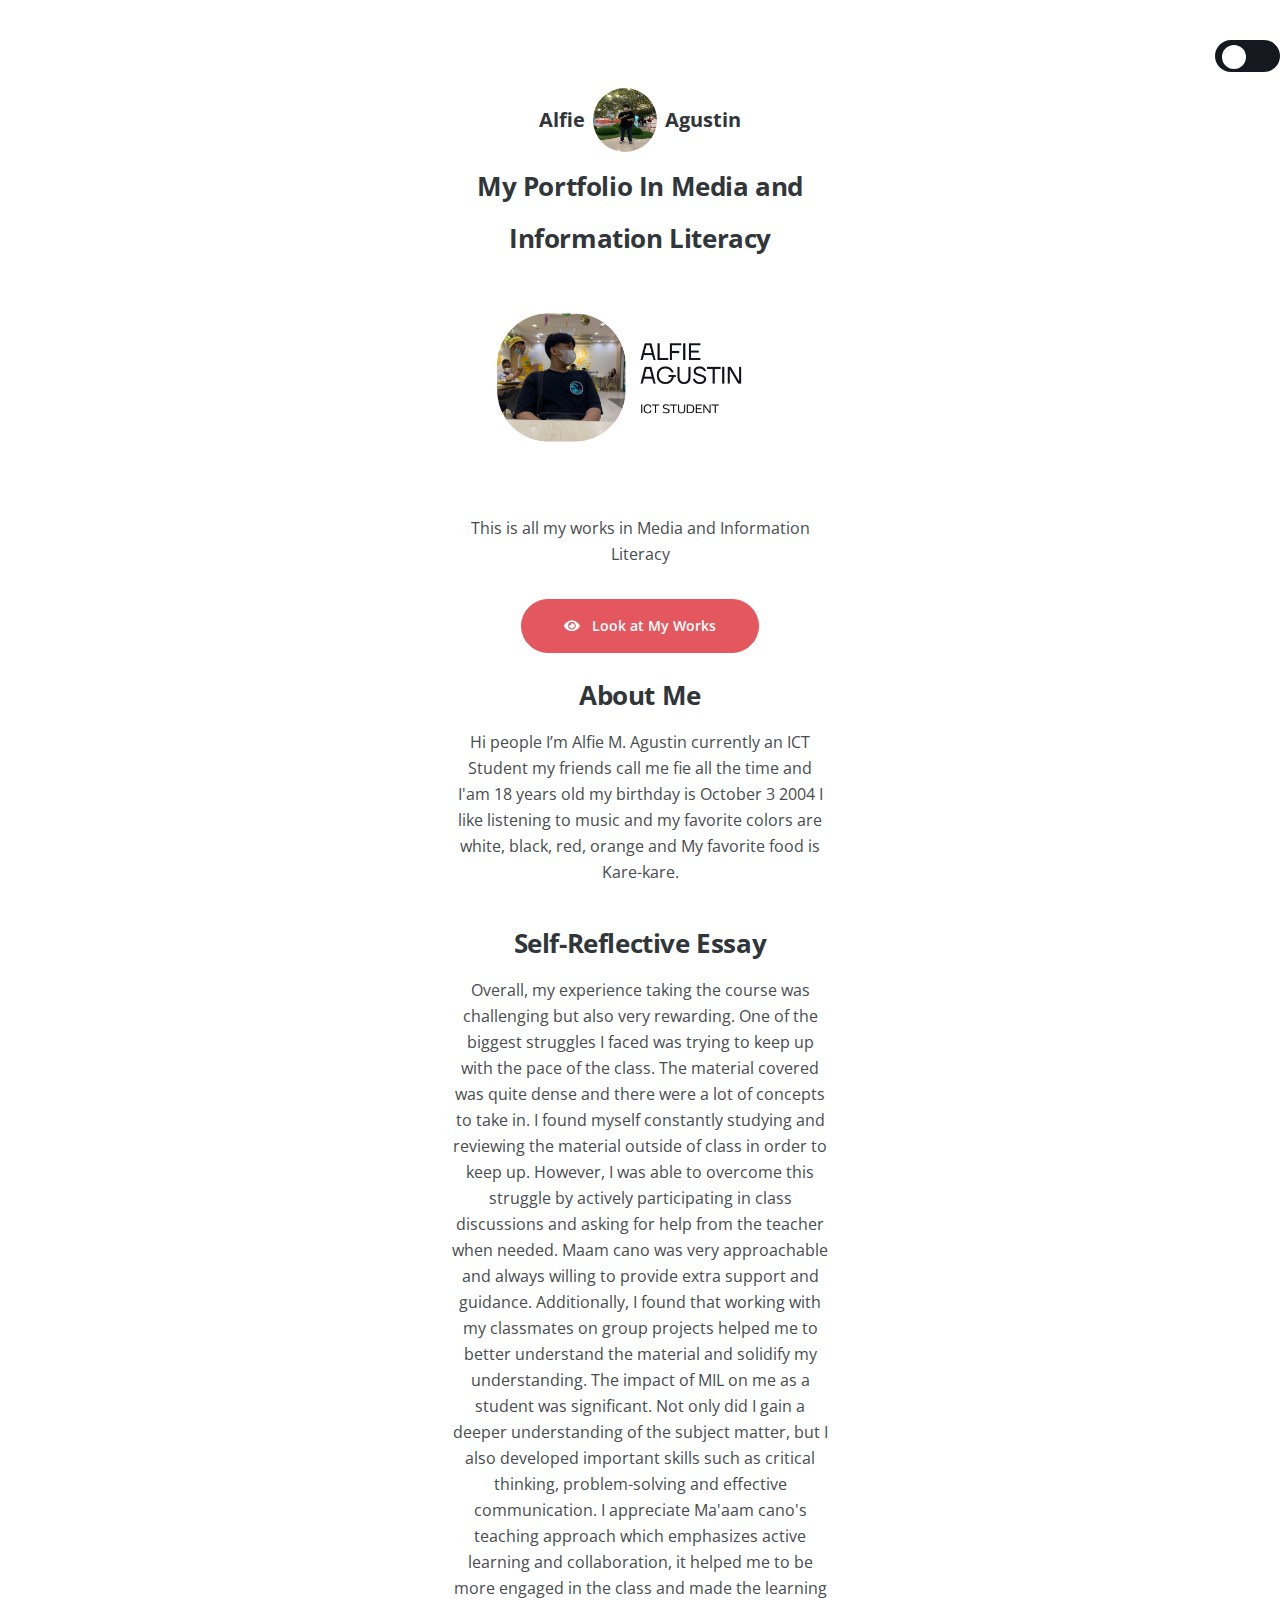
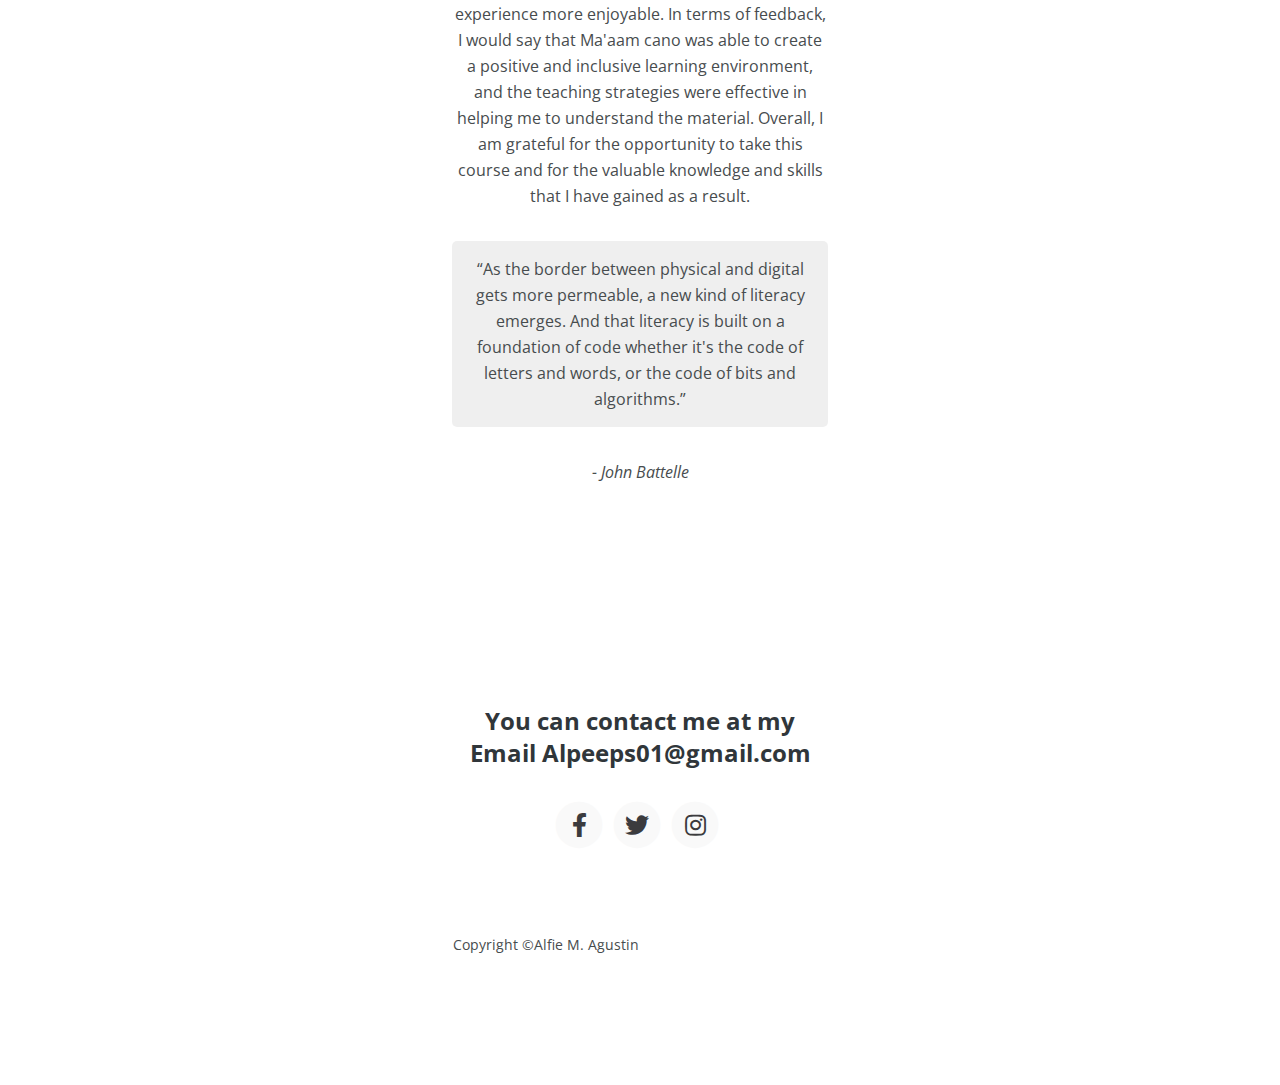
<file: index.html>
<!DOCTYPE html>
<html lang="en">

<head>
    <meta charset="utf-8">
    <meta name="viewport" content="width=device-width, initial-scale=1, shrink-to-fit=no">
    <!-- Webpage Title -->
    <title>My Portfolio In Media and Information Literacy </title>

    <!-- Styles -->
    <link href="https://fonts.googleapis.com/css2?family=Open+Sans:ital,wght@0,400;0,600;0,700;1,400&display=swap"
        rel="stylesheet">
    <link href="css/bootstrap.min.css" rel="stylesheet">
    <link href="css/fontawesome-all.min.css" rel="stylesheet">
    <link href="css/styles.css" rel="stylesheet">

    <!-- Favicon  -->
    <link rel="icon" href="images/favicon.png">
</head>

<body>
    <!-- Dark Mode -->
    <div class="all">
        <div class="dark-mode">
            <input type="checkbox" id="toggle">
        </div>

        <!-- Header -->
        <header id="header" class="header">
            <div class="container">
                <div class="row">
                    <div class="col-lg-12">
                        <div class="image-container">
                            <a href="index.html">
                                <div class="owner-name">Alfie</div>
                                <img src="images/owner-photo.jpg" alt="alternative">
                                <div class="owner-name">Agustin</div>
                            </a>
                        </div> <!-- end of image-container -->
                    </div> <!-- end of col -->
                </div> <!-- end of row -->
            </div> <!-- end of container -->
        </header> <!-- end of header -->
        <!-- end of header -->


        <!-- Description -->
        <div class="basic-1">
            <div class="container">
                <div class="row">
                    <div class="col-lg-12">
                        <h1>My Portfolio In Media and Information Literacy</h1>
                        <div class="image-container">
                            <img class="my-pic" src="images/description.png" alt="alternative">
                            <div class="text-container">
                                <p>This is all my works in Media and Information Literacy</p>
                                <a class="btn-solid-lg page-scroll" href="/Portfolio.html" target="_self"><i
                                        class="fas fa-eye"></i> Look at My Works</a>
                                <h1>About Me</h1>
                                <p> Hi people I’m Alfie M. Agustin currently an ICT Student my friends call me
                                    fie all the time and I'am 18 years old my birthday is October 3 2004 I like
                                    listening to music and
                                    my favorite colors are white, black, red, orange and My favorite food is Kare-kare.
                                </p>
                                <h1>Self-Reflective Essay</h1>
                                <p>
                                    Overall, my experience taking the course was challenging but also very rewarding.
                                    One of the biggest struggles I faced was trying to keep up with the pace of the
                                    class. The material covered was quite dense and there were a lot of concepts to take
                                    in. I found myself constantly studying and reviewing the material outside of class
                                    in order to keep up.

                                    However, I was able to overcome this struggle by actively participating in class
                                    discussions and asking for help from the teacher when needed. Maam cano was very
                                    approachable and always willing to provide extra support and guidance. Additionally,
                                    I found that working with my classmates on group projects helped me to better
                                    understand the material and solidify my understanding.

                                    The impact of MIL on me as a student was significant. Not only did I gain a deeper
                                    understanding of the subject matter, but I also developed important skills such as
                                    critical thinking, problem-solving and effective communication. I appreciate Ma'aam
                                    cano's teaching approach which emphasizes active learning and collaboration, it
                                    helped me to be more engaged in the class and made the learning experience more
                                    enjoyable. In terms of feedback, I would say that Ma'aam cano was able to create a
                                    positive and inclusive learning environment, and the teaching strategies were
                                    effective in helping me to understand the material. Overall, I am grateful for the
                                    opportunity to take this course and for the valuable knowledge and skills that I
                                    have gained as a result.
                                </p>
                                <figure>
                                    <blockquote>
                                        <p>As the border between physical and digital gets more permeable, a new kind
                                            of literacy emerges. And that literacy is built on a foundation of code
                                            whether it's
                                            the code of letters and words, or the code of bits and algorithms.</p>
                                        <cite><figcaption> - John Battelle </figcaption></cite>
                                    </blockquote>
                                </figure>
                            </div> <!-- end of text-container -->
                        </div> <!-- end of image-container -->
                    </div> <!-- end of col -->
                </div> <!-- end of row -->
                <!-- Footer -->
                <div class="footer">
                    <div class="container">
                        <div class="row">
                            <div class="col-lg-12">
                                <h4>You can contact me at my Email <a
                                        href="mailto:name@name.com">Alpeeps01@gmail.com</a></h4>
                                <div class="social-container">
                                    <span class="fa-stack">
                                        <a href="https://web.facebook.com/profile.php?id=100088895048579"
                                            target="_blank">
                                            <i class="fas fa-circle fa-stack-2x"></i>
                                            <i class="fab fa-facebook-f fa-stack-1x"></i>
                                        </a>
                                    </span>
                                    <span class="fa-stack">
                                        <a href="https://twitter.com/Alpeeps01" target="_blank">
                                            <i class="fas fa-circle fa-stack-2x"></i>
                                            <i class="fab fa-twitter fa-stack-1x"></i>
                                        </a>
                                    </span>
                                    </span>
                                    <span class="fa-stack">
                                        <a href="https://www.instagram.com/_alpeeps/" target="_blank">
                                            <i class="fas fa-circle fa-stack-2x"></i>
                                            <i class="fab fa-instagram fa-stack-1x"></i>
                                        </a>
                                    </span>
                                </div> <!-- end of social-container -->
                            </div> <!-- end of col -->
                        </div> <!-- end of row -->
                    </div> <!-- end of container -->
                </div> <!-- end of footer -->
                <!-- end of footer -->
                <div class="col-lg-6">
                    <p class="p-small statement">Copyright ©Alfie M. Agustin</p>
                </div> <!-- end of col -->
            </div> <!-- enf of row -->
        </div> <!-- end of container -->
    </div> <!-- end of copyright -->
    <!-- end of copyright -->


    <!-- Back To Top Button -->
    <button onclick="topFunction()" id="myBtn">
        <img src="images/up-arrow.png" alt="alternative">
    </button>
    <!-- end of back to top button -->

    <!-- Scripts -->
    <script src="js/bootstrap.min.js"></script> <!-- Bootstrap framework -->
    <script src="js/scripts.js"></script> <!-- Custom scripts -->
</body>

</html>
</file>
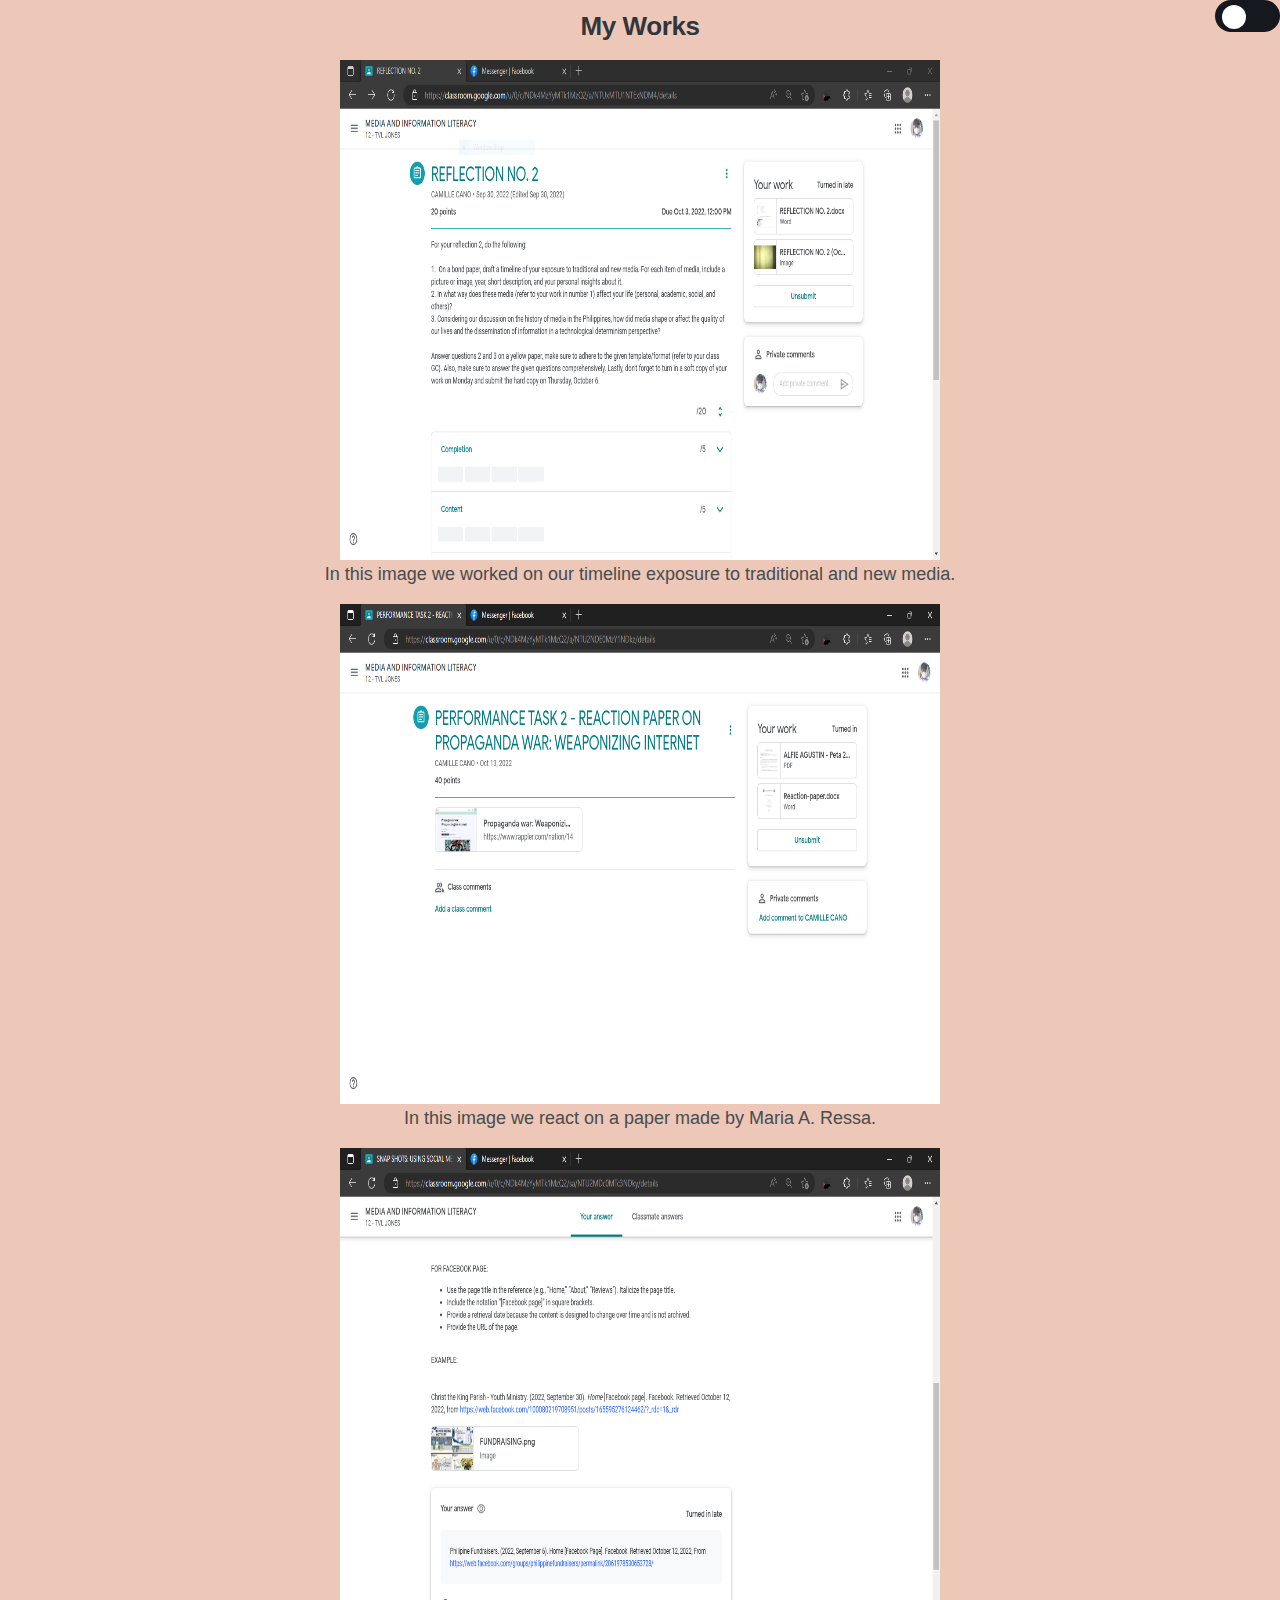
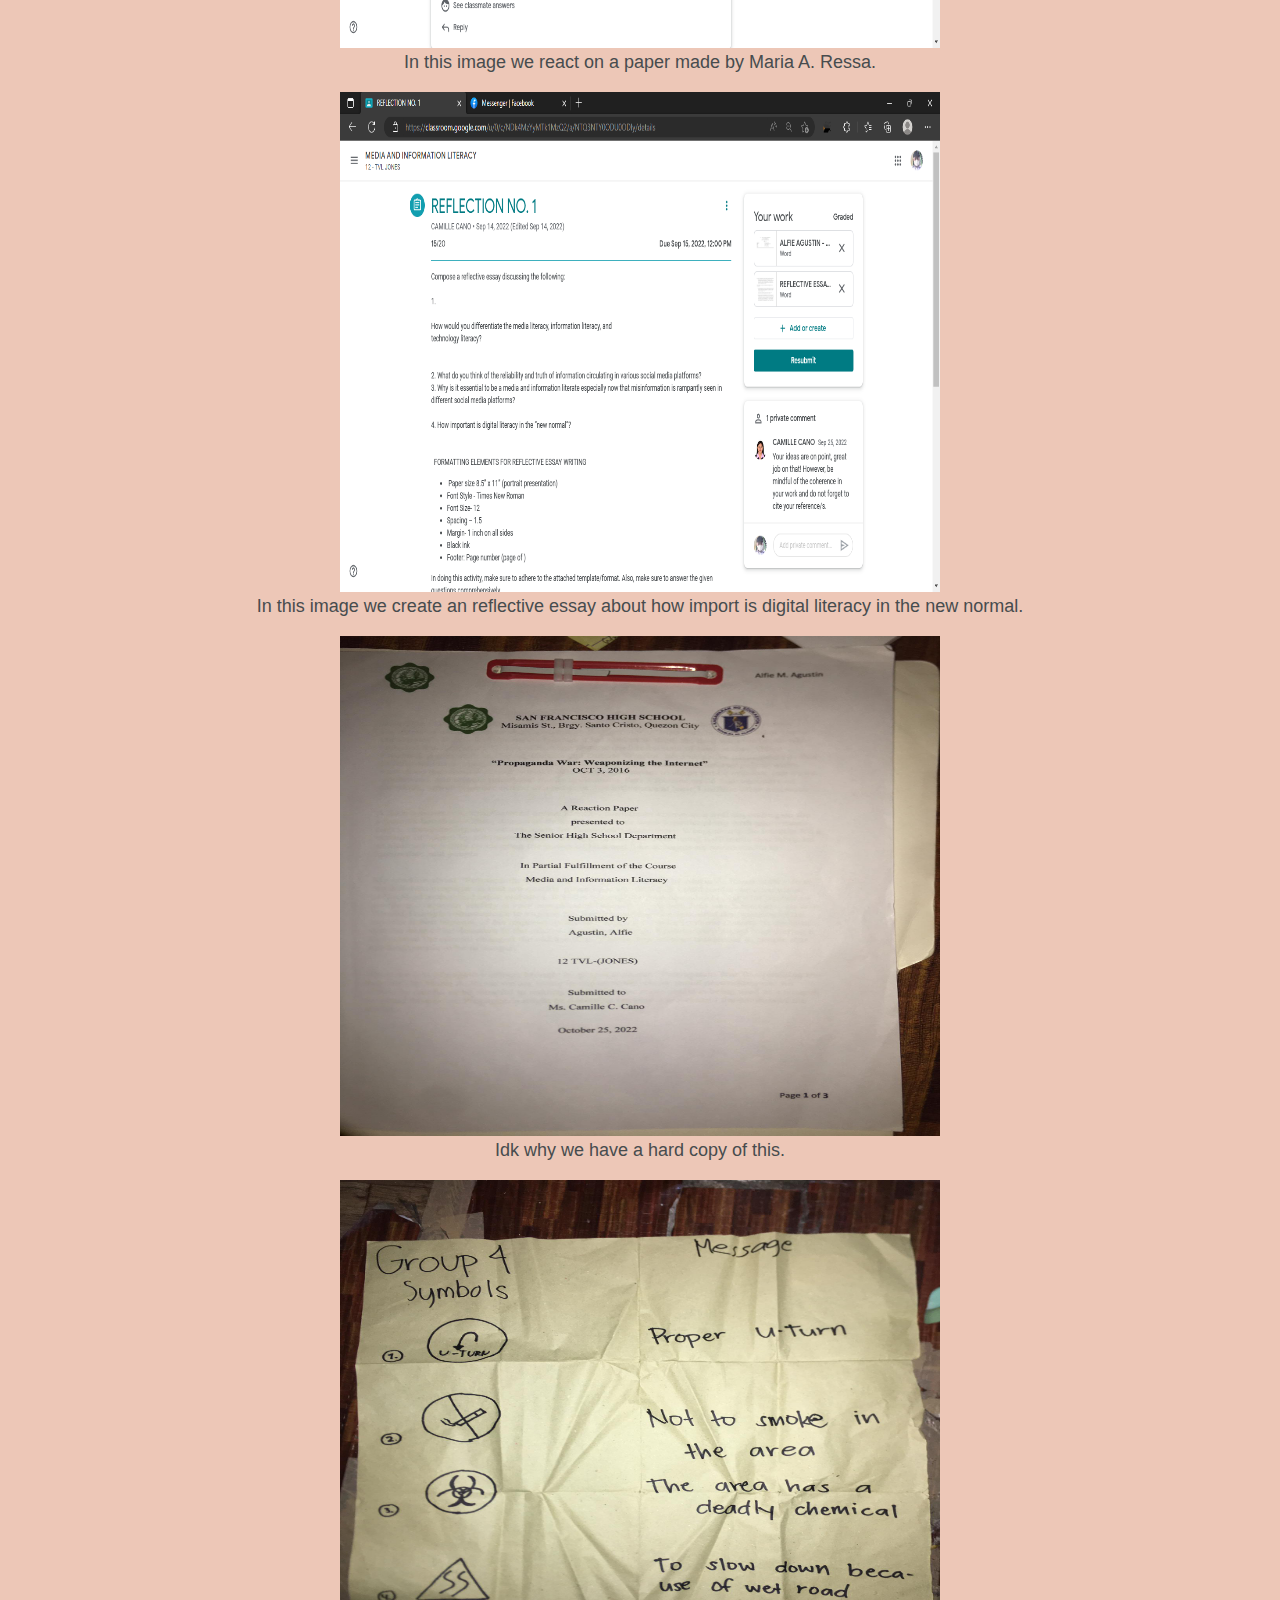
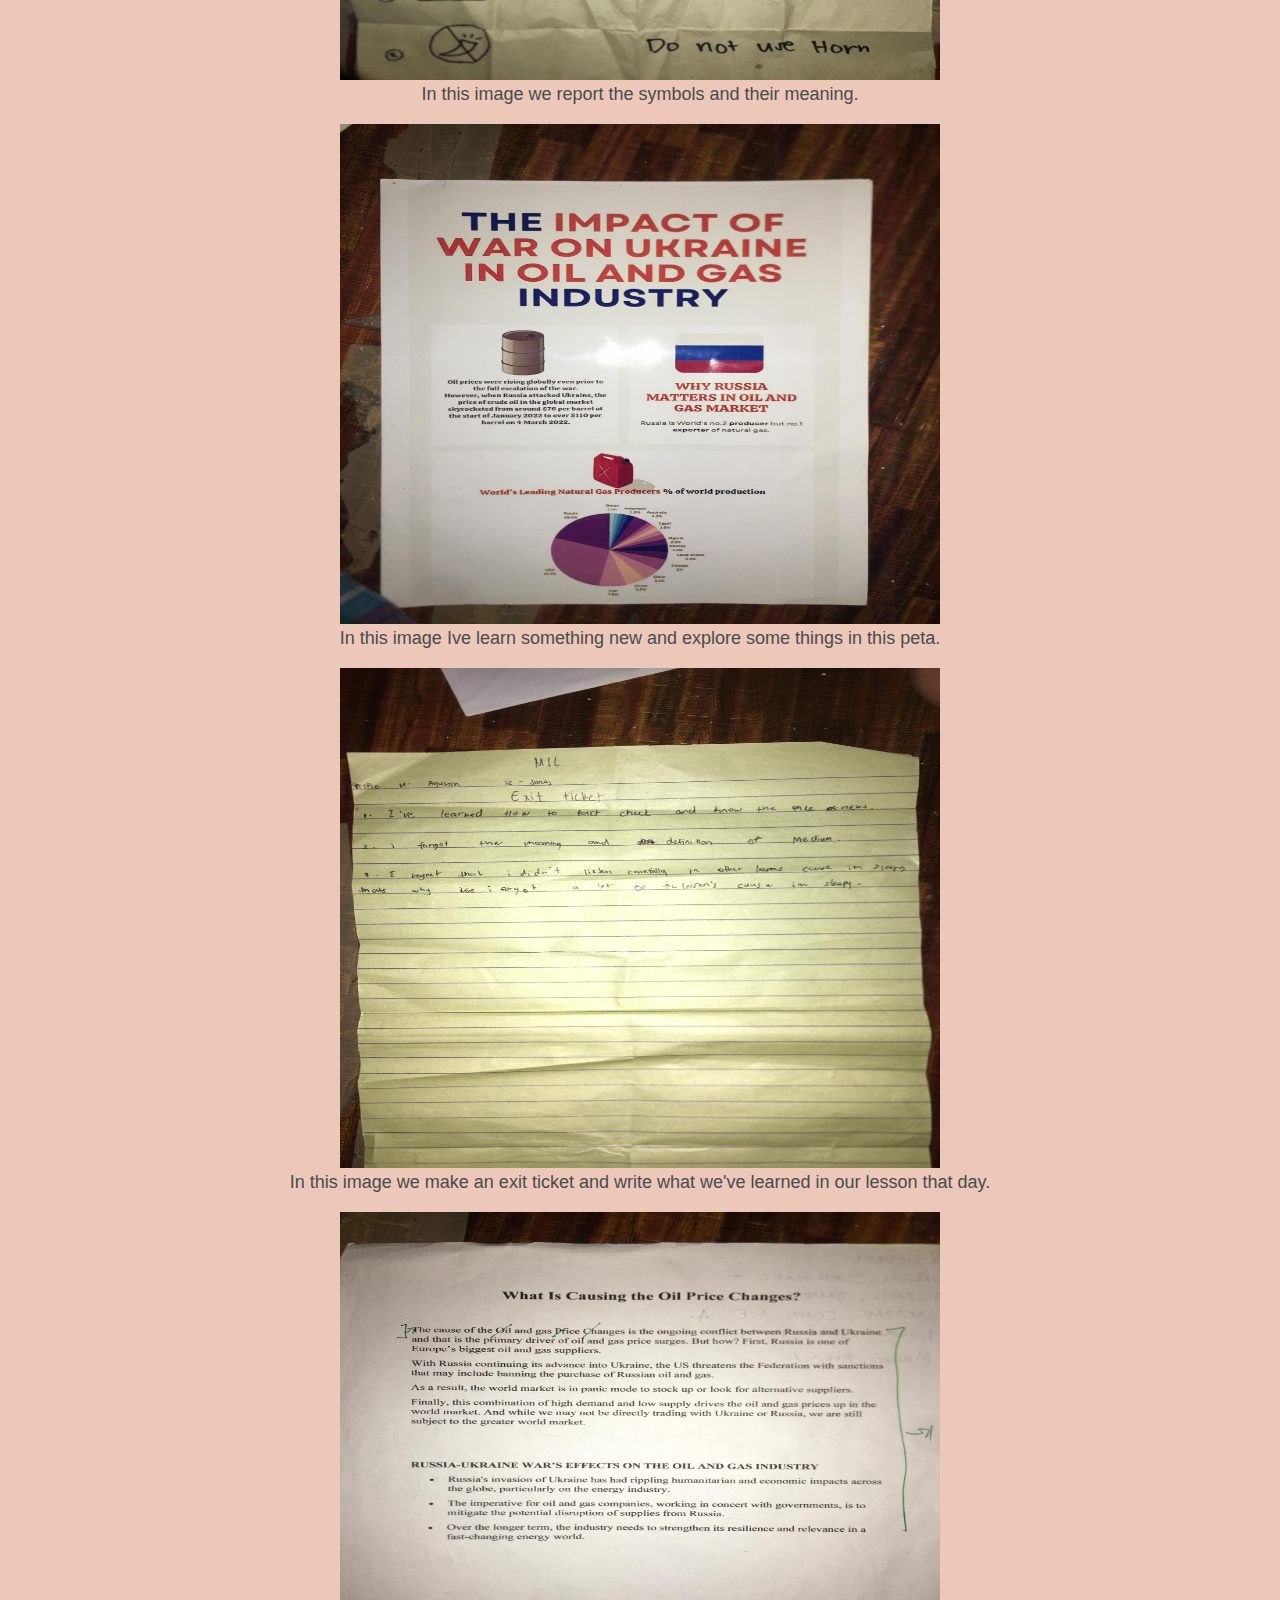
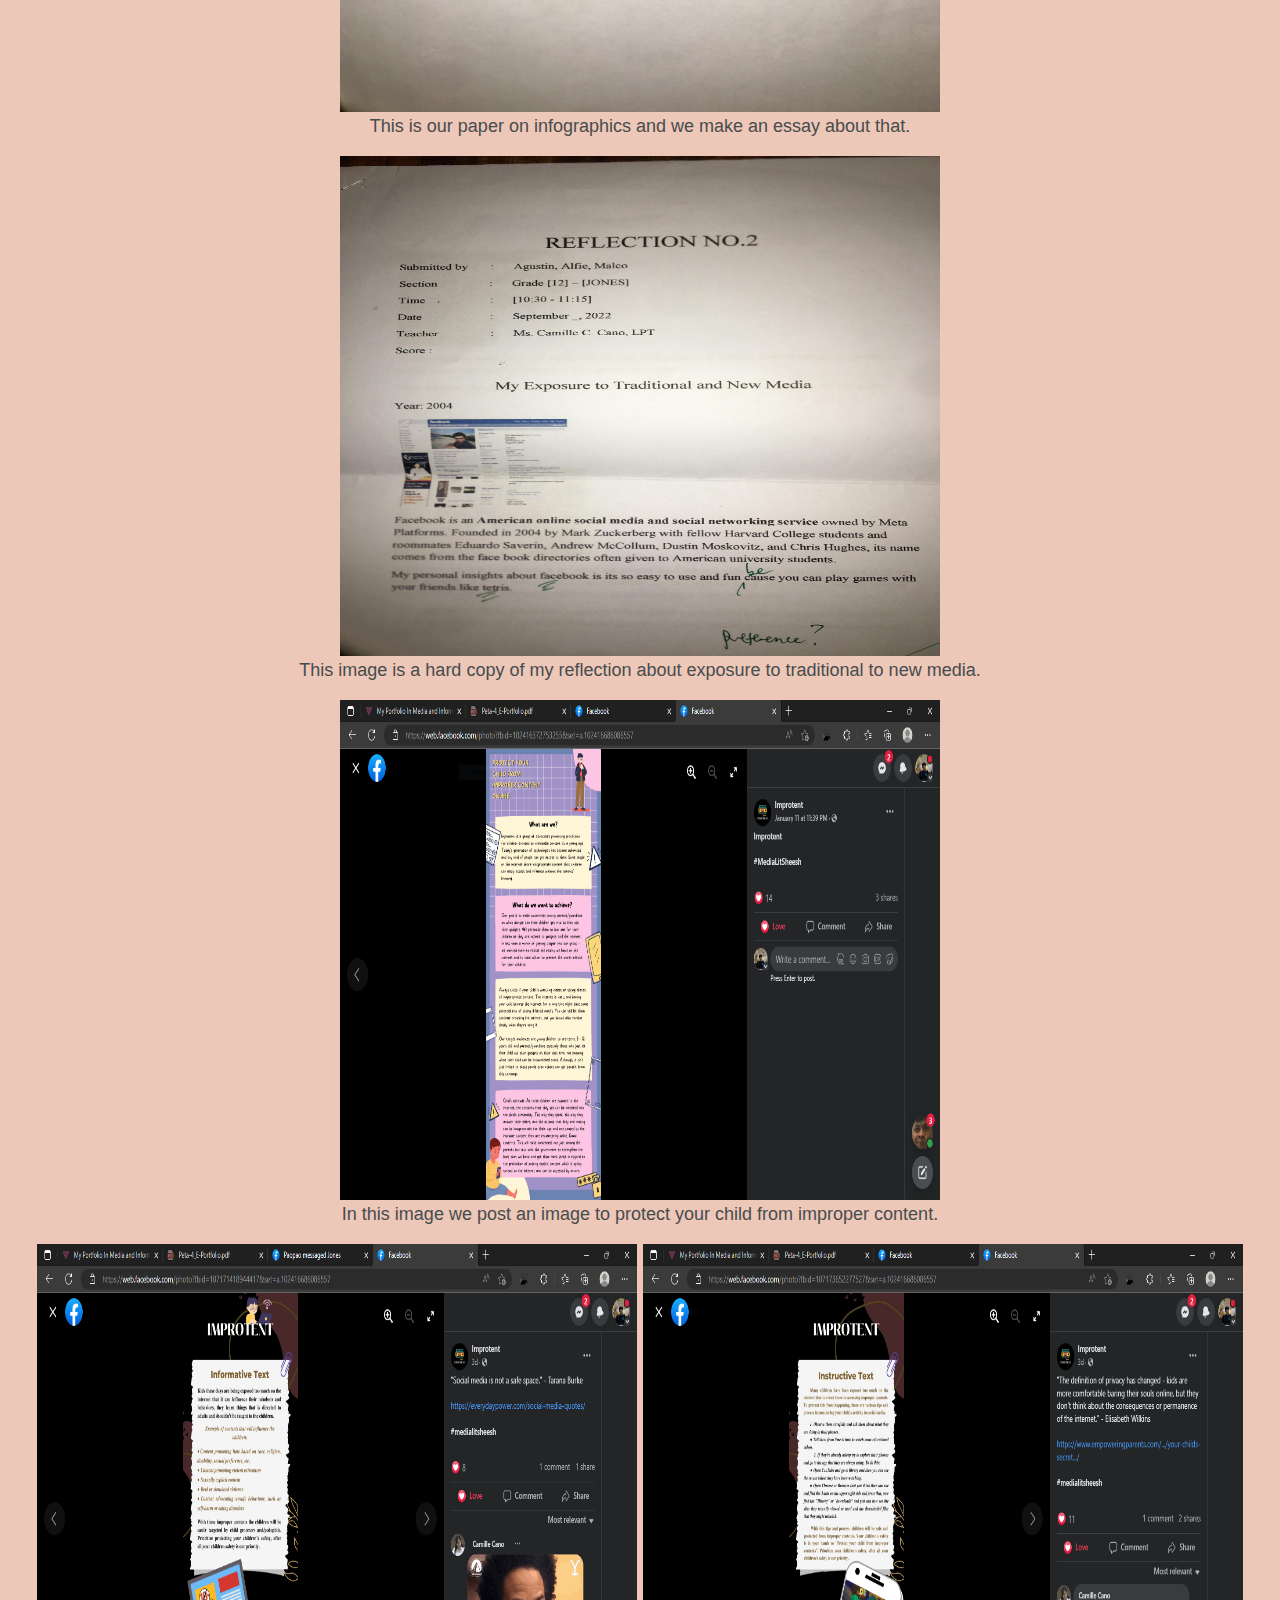
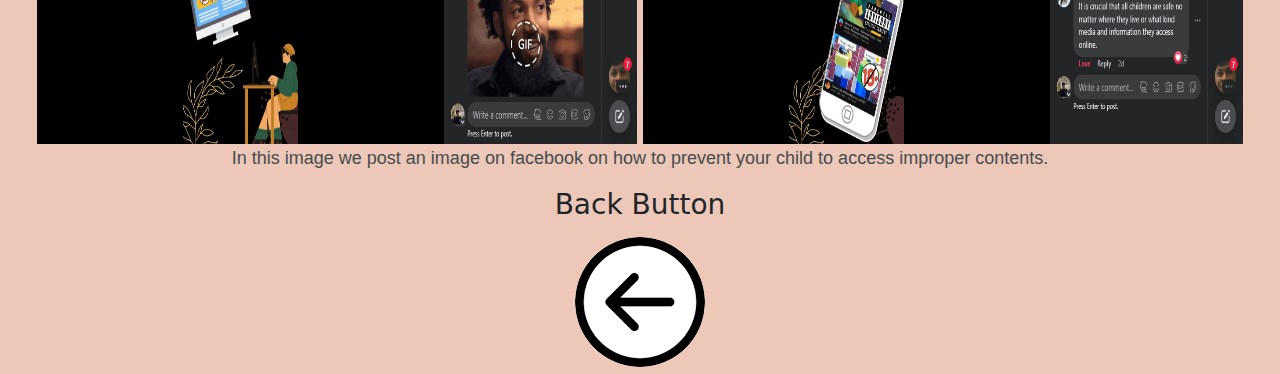
<file: Portfolio.html>
<!DOCTYPE html>
<html lang="en">

<head>
  <meta charset="UTF-8">
  <meta http-equiv="X-UA-Compatible" content="IE=edge">
  <meta name="viewport" content="width=device-width, initial-scale=1.0">
  <title>Portfolio</title>
  <link href="css/bootstrap.min.css" rel="stylesheet">
  <link href="css/fontawesome-all.min.css" rel="stylesheet">
  <link rel="stylesheet" href="/css/portfolio-style.css">

  <link rel="icon" href="/images/favicon.png">
</head>

<body>

  <div class="all">
    <div class="dark-mode">
      <input type="checkbox" id="toggle">
    </div>

    <h1> My Works</h1>
    <aside>
      <img width="600px" height="500px" src="/images/1.PNG" alt="">
      <p>
        In this image we worked on our timeline exposure to traditional and new media.
      </p>
    </aside>

    <aside>
      <img width="600px" height="500px" src="/images/2.PNG" alt="">
      <p>
        In this image we react on a paper made by Maria A. Ressa.
      </p>
    </aside>

    <aside>
      <img width="600px" height="500px" src="/images/3.PNG" alt="">
      <p>
        In this image we react on a paper made by Maria A. Ressa.
      </p>
    </aside>


    <aside>
      <img width="600px" height="500px" src="/images/4.PNG" alt="">
      <p>
        In this image we create an reflective essay about how import is digital literacy in the new normal.
      </p>
    </aside>

    <aside>
      <img width="600px" height="500px" src="/images/6.jpg" alt="">
      <p>
        Idk why we have a hard copy of this.
      </p>
    </aside>

    <aside>
      <img width="600px" height="500px" src="/images/7.jpg" alt="">
      <p>
        In this image we report the symbols and their meaning.
      </p>
    </aside>

    <aside>
      <img width="600px" height="500px" src="/images/8.jpg" alt="">
      <p>
        In this image Ive learn something new and explore some things in this peta.
      </p>
    </aside>

    <aside>
      <img width="600px" height="500px" src="/images/9.jpg" alt="">
      <p>
        In this image we make an exit ticket and write what we've learned in our lesson that day.
      </p>
    </aside>

    <aside>
      <img width="600px" height="500px" src="/images/10.jpg" alt="">
      <p>
        This is our paper on infographics and we make an essay about that.
      </p>
    </aside>

    <aside>
      <img width="600px" height="500px" src="/images/11.jpg" alt="">
      <p>
        This image is a hard copy of my reflection about exposure to traditional to new media.
    </aside>

    <aside>
      <img width="600px" height="500px" src="/images/12.PNG" alt="">
      <p>
        In this image we post an image to protect your child from improper content.
      </p>
    </aside>

    <aside>
      <img width="600px" height="500px" src="/images/13.PNG" alt="">
      <img width="600px" height="500px" src="/images/14.PNG" alt="">
      <p>
        In this image we post an image on facebook on how to prevent your child to access improper contents.
      </p>
    </aside>


    <h3>Back Button</h3>
    <a href="index.html">
      <img class="btn" src="images/back.png" alt="alternative">
    </a>
    <button onclick="topFunction()" id="myBtn">
      <img src="images/up-arrow.png" alt="alternative">
    </button>
    <script src="js/bootstrap.min.js"></script> <!-- Bootstrap framework -->
    <script src="portfolio-script.js"></script>

</body>

</html>
</file>
<file: css/styles.css>
/**************************/
/*     General Styles     */
/**************************/
.my-pic {
	height: 100%;
	width: 100%;
}

body,
html {
	width: 100%;
	height: 100%;
}

body,
p {
	color: #474c4e;
	font: 400 1rem/1.625rem "Open Sans", sans-serif;
}

h1 {
	color: #30363a;
	font-weight: 700;
	font-size: 1.625rem;
	line-height: 3.25rem;
	font-family: "Open Sans", sans-serif;
	letter-spacing: -0.4px;
}

h2 {
	color: #30363a;
	font-weight: 700;
	font-size: 2.125rem;
	line-height: 2.5rem;
	font-family: "Open Sans", sans-serif;
	letter-spacing: -0.4px;
}

h3 {
	color: #30363a;
	font-weight: 700;
	font-size: 1.75rem;
	line-height: 2.25rem;
	font-family: "Open Sans", sans-serif;
	letter-spacing: -0.2px;
}

h4 {
	color: #30363a;
	font-weight: 700;
	font-size: 1.5rem;
	line-height: 2rem;
	font-family: "Open Sans", sans-serif;
}

h5 {
	color: #30363a;
	font-weight: 700;
	font-size: 1.25rem;
	line-height: 1.625rem;
	font-family: "Open Sans", sans-serif;
}

h6 {
	color: #30363a;
	font-weight: 700;
	font-size: 1rem;
	line-height: 1.375rem;
	font-family: "Open Sans", sans-serif;
}

.p-large {
	font-size: 1.125rem;
	line-height: 1.75rem;
}

.p-small {
	font-size: 0.875rem;
	line-height: 1.5rem;
}

.testimonial-text {
	font-style: italic;
}

.testimonial-author {
	font-weight: 700;
}

.li-space-lg li {
	margin-bottom: 0.5rem;
}

a {
	color: #474c4e;
	text-decoration: underline;
}

a:hover {
	color: #474c4e;
	text-decoration: underline;
}

.no-line {
	text-decoration: none;
}

.no-line:hover {
	text-decoration: none;
}

.bg-gray {
	background-color: #f9f9f9;
}

.blue {
	color: #e5575e;
}

hr.hr-heading {
	display: inline-block;
	width: 4.5rem;
	height: 0.125rem;
	margin-top: 0;
	border: none;
	background-color: #e5575e;
	opacity: 1;
}

.section-title {
	color: #e5575e;
	font-weight: 700;
	font-size: 0.8125rem;
	line-height: 1.125rem;
}

.btn-solid-reg {
	display: inline-block;
	padding: 1.375rem 2.25rem 1.375rem 2.25rem;
	border: 1px solid #e5575e;
	border-radius: 32px;
	background-color: #e5575e;
	color: #ffffff;
	font-weight: 600;
	font-size: 0.875rem;
	line-height: 0;
	text-decoration: none;
	transition: all 0.2s;
}

.btn-solid-reg:hover {
	background-color: transparent;
	color: #e5575e;
	/* needs to stay here because of the color property of a tag */
	text-decoration: none;
}

.btn-solid-lg {
	display: inline-block;
	padding: 1.625rem 2.625rem 1.625rem 2.625rem;
	border: 1px solid #e5575e;
	border-radius: 32px;
	background-color: #e5575e;
	color: #ffffff;
	font-weight: 600;
	font-size: 0.875rem;
	line-height: 0;
	text-decoration: none;
	transition: all 0.2s;
}

.btn-solid-lg:hover {
	background-color: transparent;
	color: #e5575e;
	/* needs to stay here because of the color property of a tag */
	text-decoration: none;
}

.btn-solid-lg .fab {
	margin-right: 0.5rem;
	font-size: 1.25rem;
	line-height: 0;
	vertical-align: top;
}

.btn-solid-lg .fab.fa-google-play {
	font-size: 1rem;
}

.btn-outline-reg {
	display: inline-block;
	padding: 1.375rem 2.25rem 1.375rem 2.25rem;
	border: 1px solid #30363a;
	border-radius: 32px;
	background-color: transparent;
	color: #30363a;
	font-weight: 600;
	font-size: 0.875rem;
	line-height: 0;
	text-decoration: none;
	transition: all 0.2s;
}

.btn-outline-reg:hover {
	background-color: #30363a;
	color: #ffffff;
	text-decoration: none;
}

.btn-outline-lg {
	display: inline-block;
	padding: 1.625rem 2.625rem 1.625rem 2.625rem;
	border: 1px solid #30363a;
	border-radius: 32px;
	background-color: transparent;
	color: #30363a;
	font-weight: 600;
	font-size: 0.875rem;
	line-height: 0;
	text-decoration: none;
	transition: all 0.2s;
}

.btn-outline-lg:hover {
	background-color: #30363a;
	color: #ffffff;
	text-decoration: none;
}

.btn-outline-sm {
	display: inline-block;
	padding: 1rem 1.5rem 1rem 1.5rem;
	border: 1px solid #30363a;
	border-radius: 32px;
	background-color: transparent;
	color: #30363a;
	font-weight: 600;
	font-size: 0.875rem;
	line-height: 0;
	text-decoration: none;
	transition: all 0.2s;
}

.btn-outline-sm:hover {
	background-color: #30363a;
	color: #ffffff;
	text-decoration: none;
}

.form-floating label {
	margin-left: 0.5rem;
	color: #474c4e;
}

.form-floating>.form-control:focus~label,
.form-floating>.form-control:not(:placeholder-shown)~label,
.form-floating>.form-select~label {
	transform: scale(0.85) translateY(-.75rem) translateX(.15rem);
}

.form-floating .form-control {
	padding-left: 1.25rem;
	color: #474c4e;
}

.form-select {
	height: calc(3.5rem + 2px);
	padding-left: 1.25rem;
	color: #474c4e;
}

.form-floating textarea.form-control {
	height: 100%;
}

.form-floating .form-control:hover,
.form-select:hover {
	border: 1px solid #a1a1a1;
}

.form-control-submit-button {
	display: inline-block;
	width: 100%;
	height: 3.625rem;
	border: 1px solid #e5575e;
	border-radius: 32px;
	background-color: #e5575e;
	color: #ffffff;
	font-weight: 600;
	font-size: 0.875rem;
	line-height: 0;
	cursor: pointer;
	transition: all 0.2s;
}

.form-control-submit-button:hover {
	border: 1px solid #e5575e;
	background-color: transparent;
	color: #e5575e;
}

.modal-dialog {
	margin-right: 1rem;
	margin-left: 1rem;
	pointer-events: all;
}

.modal-content {
	background-color: #ffffff;
}

.modal-content .btn-close {
	position: absolute;
	right: 6px;
	top: 10px;
	background: transparent url("data:image/svg+xml,%3csvg xmlns='http://www.w3.org/2000/svg' viewBox='0 0 16 16' fill='%23000'%3e%3cpath d='M.293.293a1 1 0 011.414 0L8 6.586 14.293.293a1 1 0 111.414 1.414L9.414 8l6.293 6.293a1 1 0 01-1.414 1.414L8 9.414l-6.293 6.293a1 1 0 01-1.414-1.414L6.586 8 .293 1.707a1 1 0 010-1.414z'/%3e%3c/svg%3e") no-repeat;
	background-size: 16px 16px;
}


/*****************/
/*    Header     */
/*****************/
.header {
	padding-top: 3rem;
	padding-bottom: 0.5rem;
	text-align: center;
}

.header a {
	text-decoration: none;
}

.header img {
	border-radius: 50%;
	width: 4rem;
	height: 4rem;
	margin-right: 0.25rem;
	margin-left: 0.25rem;

}

.header .owner-name,
.header img {
	display: inline-block;
	vertical-align: middle;
}

.header .owner-name {
	color: #30363a;
	font-weight: 700;
	font-size: 1.25rem;
}


/***********************/
/*     Description     */
/***********************/
.basic-1 {
	padding-bottom: 6rem;
	text-align: center;
}

.basic-1 img {
	margin-bottom: 2rem;
}

.basic-1 p {
	margin-bottom: 2rem;
}

.basic-1 .text-container {
	margin-bottom: 6rem;
}

.basic-1 .btn-solid-lg {
	margin-bottom: 1rem;
}

.basic-1 .btn-solid-lg,
.basic-1 .btn-outline-lg {
	margin-right: 0.25rem;
	margin-left: 0.25rem;
}

.basic-1 .btn-solid-lg .fas,
.basic-1 .btn-outline-lg .fas {
	line-height: 0;
	margin-right: 0.5rem;
}

.basic-1 .logo-container img {
	display: block;
	max-width: 10.125rem;
	max-height: 1.875rem;
	margin-right: auto;
	margin-bottom: 2.5rem;
	margin-left: auto;
}


/*******************/
/*     Process     */
/*******************/
.cards-1 {
	padding-top: 7.75rem;
	padding-bottom: 2.25rem;
}

.cards-1 h2 {
	margin-bottom: 2rem;
}

.cards-1 .card {
	margin-bottom: 3rem;
	border: 0;
	background-color: transparent;
}

.cards-1 .card-body {
	padding: 0;
}

.cards-1 .card-title {
	color: #e5575e;
	font-weight: 700;
	font-size: 1.125rem;
	margin-bottom: 0.5rem;
}

.cards-1 .card-title .fas {
	margin-right: 0.5rem;
}


/**********************/
/*     Experience     */
/**********************/
.basic-2 {
	padding-top: 2.25rem;
	padding-bottom: 3.25rem;
}

.basic-2 h2 {
	margin-bottom: 1.5rem;
}

.basic-2 .list-unstyled .fas {
	color: #474c4e;
	font-size: 0.375rem;
	line-height: 1.75rem;
}

.basic-2 .list-unstyled .flex-grow-1 {
	margin-left: 0.5rem;
}


/************************/
/*     Testimonials     */
/************************/
.basic-3 {
	padding-top: 3.25rem;
	padding-bottom: 1rem;
}

.basic-3 h2 {
	margin-bottom: 2.25rem;
}

.basic-3 .d-flex {
	margin-bottom: 2.5rem;
	padding: 2rem 1.25rem 2rem 1.25rem;
	background: #ffffff;
}

.basic-3 .list-image {
	margin-bottom: 1.25rem;
}

.basic-3 .list-image img {
	width: 4rem;
	height: 4rem;
	border-radius: 50%;
}

.basic-3 .flex-grow-1 {
	margin-left: 1rem;
}

.basic-3 .testimonial-text {
	margin-bottom: 0.5rem;
}


/*********************/
/*     Customers     */
/*********************/
.slider {
	padding-top: 1.5rem;
	padding-bottom: 4.5rem;
	text-align: center;
}

.slider h5 {
	margin-bottom: 2rem;
}


/********************/
/*     Services     */
/********************/
.cards-2 {
	padding-top: 3.5rem;
	padding-bottom: 5.5rem;
}

.cards-2 h2 {
	margin-bottom: 2.25rem;
}

.cards-2 .card {
	margin-bottom: 3rem;
	padding: 3rem 1.25rem 1.875rem 1.25rem;
	border: none;
	border-radius: none;
}

.cards-2 .card-image .fas,
.cards-2 .card-image .far {
	margin-bottom: 1.5rem;
	color: #e5575e;
	font-size: 3.25rem;
}

.cards-2 .card-body {
	padding: 0;
}

.cards-2 .card-title {
	margin-bottom: 1rem;
}

.cards-2 .list-unstyled .fas {
	color: #474c4e;
	font-size: 0.375rem;
	line-height: 1.75rem;
}

.cards-2 .list-unstyled .flex-grow-1 {
	margin-left: 0.5rem;
}


/********************/
/*     Projects     */
/********************/
.basic-4 {
	padding-top: 7.75rem;
	padding-bottom: 7.875rem;
}

.basic-4 h2 {
	margin-bottom: 2.25rem;
}

.basic-4 .static-image img {
	margin-bottom: 3.25rem;
}

.basic-4 h3 {
	margin-bottom: 0.25rem;
}

.basic-4 .project-link {
	display: inline-block;
	margin-bottom: 1.125rem;
	color: #e5575e;
}

.basic-4 .tag {
	margin-right: 1rem;
	color: #92989c;
}

.basic-4 .section-divider {
	margin-top: 4.25rem;
	margin-bottom: 5rem;
}

.basic-4 .gallery .slider-container {
	position: relative;
	margin-bottom: 3.25rem;
}

.basic-4 .gallery .swiper-container {
	position: static;
}

.basic-4 .swiper-button-prev:focus,
.basic-4 .swiper-button-next:focus {
	/* even if you can't see it chrome you can see it on mobile device */
	outline: none;
}

.basic-4 .swiper-button-prev {
	left: 0.5rem;
	background-image: url("data:image/svg+xml;charset=utf-8,%3Csvg%20xmlns%3D'http%3A%2F%2Fwww.w3.org%2F2000%2Fsvg'%20viewBox%3D'0%200%2028%2044'%3E%3Cpath%20d%3D'M0%2C22L22%2C0l2.1%2C2.1L4.2%2C22l19.9%2C19.9L22%2C44L0%2C22L0%2C22L0%2C22z'%20fill%3D'%23333'%2F%3E%3C%2Fsvg%3E");
	background-size: 1.125rem 1.75rem;
}

.basic-4 .swiper-button-next {
	right: 0.5rem;
	background-image: url("data:image/svg+xml;charset=utf-8,%3Csvg%20xmlns%3D'http%3A%2F%2Fwww.w3.org%2F2000%2Fsvg'%20viewBox%3D'0%200%2028%2044'%3E%3Cpath%20d%3D'M27%2C22L27%2C22L5%2C44l-2.1-2.1L22.8%2C22L2.9%2C2.1L5%2C0L27%2C22L27%2C22z'%20fill%3D'%23333'%2F%3E%3C%2Fsvg%3E");
	background-size: 1.125rem 1.75rem;
}

.basic-4 .video .video-wrapper {
	position: relative;
	margin-bottom: 3.25rem;
}

/* Video Play Button */
.basic-4 .video-play-button {
	position: absolute;
	z-index: 10;
	top: 50%;
	left: 50%;
	display: block;
	box-sizing: content-box;
	width: 2rem;
	height: 2.75rem;
	padding: 1.125rem 1.25rem 1.125rem 1.75rem;
	border-radius: 50%;
	cursor: pointer;
	-webkit-transform: translateX(-50%) translateY(-50%);
	-ms-transform: translateX(-50%) translateY(-50%);
	transform: translateX(-50%) translateY(-50%);
}

.basic-4 .video-play-button:before {
	content: "";
	position: absolute;
	z-index: 0;
	top: 50%;
	left: 50%;
	display: block;
	width: 4.75rem;
	height: 4.75rem;
	border-radius: 50%;
	background: #e5575e;
	animation: pulse-border 1500ms ease-out infinite;
	-webkit-transform: translateX(-50%) translateY(-50%);
	-ms-transform: translateX(-50%) translateY(-50%);
	transform: translateX(-50%) translateY(-50%);
}

.basic-4 .video-play-button:after {
	content: "";
	position: absolute;
	z-index: 1;
	top: 50%;
	left: 50%;
	display: block;
	width: 4.375rem;
	height: 4.375rem;
	border-radius: 50%;
	background: #e5575e;
	transition: all 200ms;
	-webkit-transform: translateX(-50%) translateY(-50%);
	-ms-transform: translateX(-50%) translateY(-50%);
	transform: translateX(-50%) translateY(-50%);
}

.basic-4 .video-play-button span {
	position: relative;
	display: block;
	z-index: 3;
	top: 0.375rem;
	left: 0.25rem;
	width: 0;
	height: 0;
	border-left: 1.625rem solid #ffffff;
	border-top: 1rem solid transparent;
	border-bottom: 1rem solid transparent;
}

@keyframes pulse-border {
	0% {
		transform: translateX(-50%) translateY(-50%) translateZ(0) scale(1);
		opacity: 1;
	}

	100% {
		transform: translateX(-50%) translateY(-50%) translateZ(0) scale(1.5);
		opacity: 0;
	}
}

/* end of video play button */


/***********************/
/*     Video Modal     */
/***********************/
.video-modal .modal-dialog {
	max-width: 1150px;
	margin-top: 200px;
}

.modal-content {
	background-color: #303036;
}

.video-modal .modal-content .btn-close {
	position: absolute;
	right: -20px;
	top: -20px;
}


/*****************/
/*     Quote     */
/*****************/
.form {
	padding-top: 7.875rem;
	padding-bottom: 8.75rem;
	text-align: center;
}

.form h2 {
	margin-bottom: 1rem;
}

.form p {
	margin-bottom: 3.75rem;
}

.form form {
	text-align: left;
}


/******************/
/*     Footer     */
/******************/
.footer {
	padding-top: 7.75rem;
	padding-bottom: 4rem;
	text-align: center;
}

.footer a {
	color: #30363a;
	text-decoration: none;
}

.footer h4 {
	margin-bottom: 2rem;
}

.footer .fa-stack {
	width: 2em;
	margin-bottom: 1.25rem;
	margin-right: 0.375rem;
	font-size: 1.5rem;
}

.footer .fa-stack .fa-stack-1x {
	color: #3b3b3e;
	transition: all 0.2s ease;
}

.footer .fa-stack .fa-stack-2x {
	color: #f9f9f9;
	transition: all 0.2s ease;
}

.footer .fa-stack:hover .fa-stack-1x {
	color: #f9f9f9;
}

.footer .fa-stack:hover .fa-stack-2x {
	color: #3b3b3e;
}


/*********************/
/*     Copyright     */
/*********************/
.copyright {
	padding-top: 1.5rem;
	text-align: center;
}

.copyright a {
	text-decoration: none;
	color: #92989c;
}

.copyright .statement {
	color: #92989c;
}


/******************************/
/*     Back To Top Button     */
/******************************/
#myBtn {
	position: fixed;
	z-index: 99;
	bottom: 20px;
	right: 20px;
	display: none;
	width: 52px;
	height: 52px;
	border: none;
	border-radius: 50%;
	outline: none;
	background-color: #3b384b;
	cursor: pointer;
}

#myBtn:hover {
	background-color: #e5575e;
}

#myBtn img {
	margin-bottom: 0.25rem;
	width: 18px;
}


/***********************/
/*     Extra Pages     */
/***********************/
.ex-header {
	padding-top: 9.5rem;
	padding-bottom: 4rem;
}

.ex-header h1 {
	color: #ffffff;
	text-align: center;
}

.ex-basic-1 .list-unstyled .fas {
	color: #474c4e;
	font-size: 0.375rem;
	line-height: 1.625rem;
}

.ex-basic-1 .list-unstyled .flex-grow-1 {
	margin-left: 0.5rem;
}

.ex-basic-1 .list-unstyled.list-icon-lg .d-flex {
	margin-bottom: 2.5rem;
}

.ex-basic-1 .list-unstyled.list-icon-lg .list-icon {
	width: 3rem;
	height: 3rem;
	border-radius: 50%;
	background-color: #f9f9f9;
	text-align: center;
}

.ex-basic-1 .list-unstyled.list-icon-lg .fas {
	width: 3rem;
	font-size: 1rem;
	line-height: 3rem;
}

.ex-basic-1 .list-unstyled.list-icon-lg .flex-grow-1 {
	margin-left: 0.875rem;
}

.ex-basic-1 .text-box {
	padding: 1.25rem 1.25rem 0.5rem 1.25rem;
	background-color: #f9f9f9;
}

.ex-basic-1 .map-responsive {
	overflow: hidden;
	position: relative;
	height: 0;
	margin-bottom: 3rem;
	padding-bottom: 56.25%;
	border-radius: 0.25rem;
}

.ex-basic-1 .map-responsive iframe {
	left: 0;
	top: 0;
	height: 100%;
	width: 100%;
	position: absolute;
	border: none;
}


/******************************/
/*         Dark-Mode          */
/******************************/

.all {
	width: 400px;
	margin: 40px auto;
}

#toggle {
	-webkit-appearance: none;
	appearance: none;
	height: 32px;
	width: 65px;
	background-color: #15181f;
	position: absolute;
	right: 0;
	border-radius: 20px;
	outline: none;
	cursor: pointer;
}

#toggle:after {
	content: "";
	position: absolute;
	height: 24px;
	width: 24px;
	background-color: #ffffff;
	top: 5px;
	left: 7px;
	border-radius: 50%;
}

.dark-theme {
	background-color: #15181f;
	color: #e5e5e5;
}

.dark-theme #toggle {
	background-color: #ffffff;
}

.dark-theme #toggle:after {
	background-color: transparent;
	box-shadow: 10px 10px #15181f;
	top: -4px;
	left: 30px;
}
blockquote {
    margin: 0;
}

blockquote p {
    padding: 15px;
    background: #eeee;
    border-radius: 5px;
}

blockquote p::before {
    content: '\201C';
}

blockquote p::after {
    content: '\201D';
}
</file>
<file: css/portfolio-style.css>
body {
	text-align: center;
	background-color: #edc7b7;
}

p {
	color: #474c4e;
	font: 400 1rem/1.625rem "Open Sans", sans-serif;
	font-size: 1.125rem;
	line-height: 1.75rem;
}

h1 {
	color: #30363a;
	font-weight: 700;
	font-size: 1.625rem;
	line-height: 3.25rem;
	font-family: "Open Sans", sans-serif;
	letter-spacing: -0.4px;
}

img {
	image-rendering: -webkit-optimize-contrast;
	-ms-transform: translateZ(0);
	/* IE 9 */
	-webkit-transform: translateZ(0);
	/* Chrome, Safari, Opera */
	transform: translateZ(0);
	cursor: pointer;
	transition:transform 0.25s ease;
}
img:hover {
    -webkit-transform:scale(1.5); /* or some other value */
    transform:scale(1.5);
}

.btn {
	background-color: #edc7b7;
	border-radius: 50%;
	size-adjust: 20px;
}

#myBtn {
	position: fixed;
	z-index: 99;
	bottom: 20px;
	right: 20px;
	display: none;
	width: 52px;
	height: 52px;
	border: none;
	border-radius: 50%;
	outline: none;
	background-color: #3b384b;
	cursor: pointer;
}

#myBtn:hover {
	background-color: #e5575e;
}

#myBtn img {
	margin-bottom: 0.25rem;
	width: 18px;
}

#toggle {
	-webkit-appearance: none;
	appearance: none;
	height: 32px;
	width: 65px;
	background-color: #15181f;
	position: absolute;
	right: 0;
	border-radius: 20px;
	outline: none;
	cursor: pointer;
}

#toggle:after {
	content: "";
	position: absolute;
	height: 24px;
	width: 24px;
	background-color: #ffffff;
	top: 5px;
	left: 7px;
	border-radius: 50%;
}

.dark-theme {
	background-color: #15181f;
	color: #e5e5e5;
}

.dark-theme #toggle {
	background-color: #ffffff;
}

.dark-theme #toggle:after {
	background-color: transparent;
	box-shadow: 10px 10px #15181f;
	top: -4px;
	left: 30px;
}
</file>
